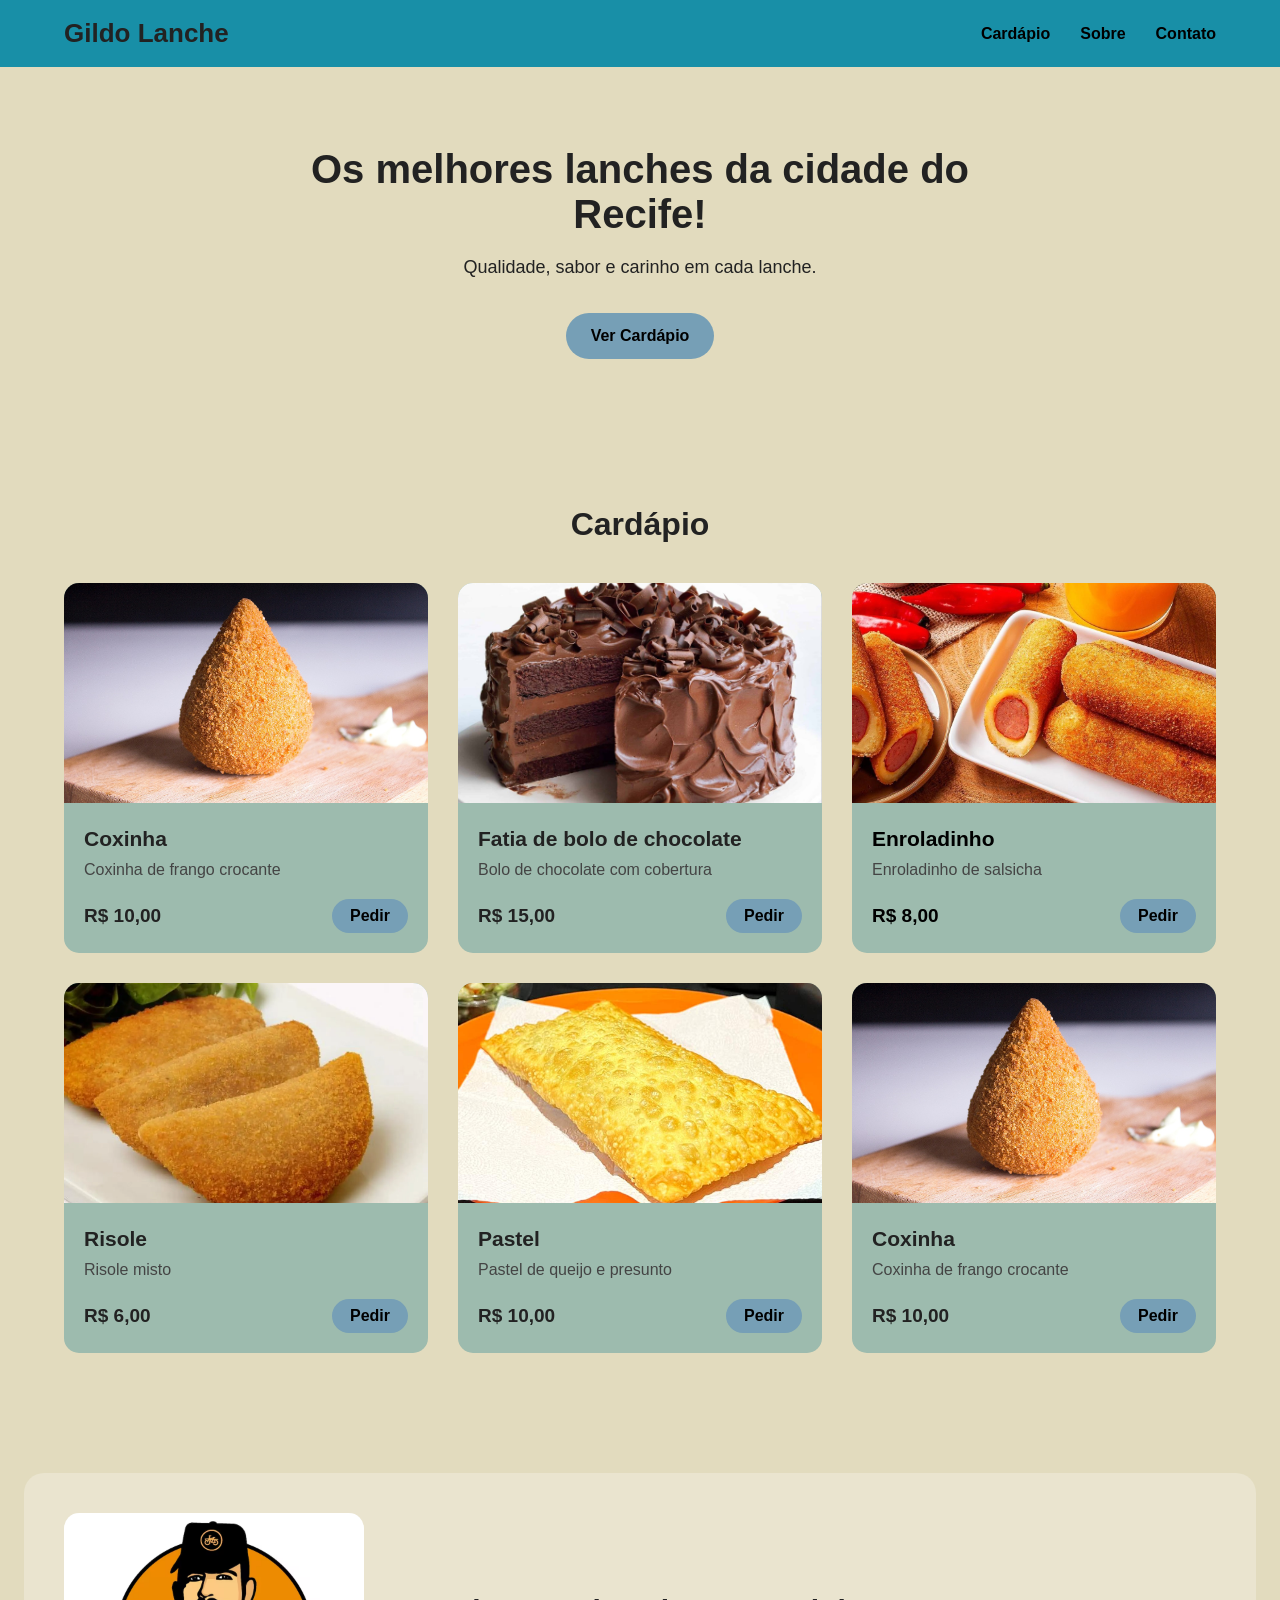
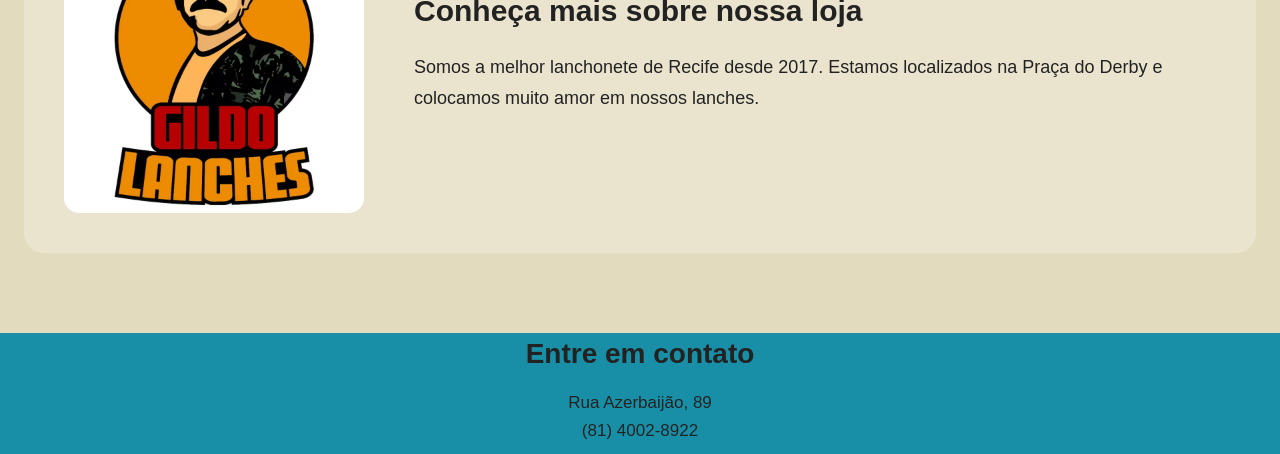
<file: index.html>
<!DOCTYPE html>
<html lang="pt-BR">

<head>
    <meta charset="UTF-8">
    <meta name="viewport" content="width=device-width, initial-scale=1.0">
    <title>Gildo Lanche</title>
    <link rel="stylesheet" href="style.css">
</head>

<body>

    <header class="topo">
        <div class="topo-tudo">
            <h2 class="marca">Gildo Lanche</h2>

            <nav class="menu">
                <a href="#cardapio">Cardápio</a>
                <a href="#sobre">Sobre</a>
                <a href="#contato">Contato</a>
            </nav>
        </div>
    </header>

    <main>

        <section class="apresentacao">
            <div class="caixa">
                <h1>Os melhores lanches da cidade do Recife!</h1>
                <p>Qualidade, sabor e carinho em cada lanche.</p>

                <a href="#cardapio" class="botao">
                    Ver Cardápio
                </a>
            </div>
        </section>


        <section id="cardapio" class="cardapio">

            <div class="caixa">
                <h2 class="titulo-secao">Cardápio</h2>

                <div class="produtos">

                    <!-- PRODUTO 1 -->
                    <div class="produto">
                        <a href="produto.html">
                            <img src="image.png" alt="Coxinha de frango">
                        </a>

                        <div class="produto-conteudo">
                            <h3>Coxinha</h3>
                            <p>Coxinha de frango crocante</p>

                            <div class="produto-rodape">
                                <span class="preco">R$ 10,00</span>
                                <a href="#" class="botaocompra">Pedir</a>
                            </div>
                        </div>
                    </div>


                    <div class="produto">
                        <a href="produto.html">
                            <img src="bolo.png" alt="Fatia de bolo de chocolate">
                        </a>

                        <div class="produto-conteudo">
                            <h3>Fatia de bolo de chocolate</h3>
                            <p>Bolo de chocolate com cobertura</p>

                            <div class="produto-rodape">
                                <span class="preco">R$ 15,00</span>
                                <a href="#" class="botaocompra">Pedir</a>
                            </div>
                        </div>
                    </div>


                    <div class="produto">
                        <a href="produto.html"><img src="enroladinho.png" alt="Enroladinho de salsicha">

                            <div class="produto-conteudo">
                                <h3>Enroladinho</h3>
                                <p>Enroladinho de salsicha</p>

                                <div class="produto-rodape">
                                    <span class="preco">R$ 8,00</span>
                                    <a href="#" class="botaocompra">Pedir</a>
                                </div>
                            </div>
                    </div>


                    <div class="produto">
                        <a href="produto.html">
                            <img src="risole.png" alt="Risole misto">
                        </a>


                        <div class="produto-conteudo">
                            <h3>Risole</h3>
                            <p>Risole misto</p>

                            <div class="produto-rodape">
                                <span class="preco">R$ 6,00</span>
                                <a href="#" class="botaocompra">Pedir</a>
                            </div>
                        </div>
                    </div>


                    <div class="produto">
                        <a href="produto.html">
                            <img src="pastel.png" alt="Pastel">
                        </a>

                        <div class="produto-conteudo">
                            <h3>Pastel</h3>
                            <p>Pastel de queijo e presunto</p>

                            <div class="produto-rodape">
                                <span class="preco">R$ 10,00</span>
                                <a href="#" class="botaocompra">Pedir</a>
                            </div>
                        </div>
                    </div>


                    <div class="produto">
                        <a href="produto.html">
                            <img src="image.png" alt="Coxinha de frango">
                        </a>

                        <div class="produto-conteudo">
                            <h3>Coxinha</h3>
                            <p>Coxinha de frango crocante</p>

                            <div class="produto-rodape">
                                <span class="preco">R$ 10,00</span>
                                <a href="#" class="botaocompra">Pedir</a>
                            </div>
                        </div>
                    </div>

                </div>
            </div>

        </section>


        <section id="sobre" class="sobre">

            <div class="caixa sobre-conteudo">

                <img src="logo.png" alt="Logo Gildo Lanche" class="logoimagem">

                <div>
                    <h2>Conheça mais sobre nossa loja</h2>

                    <p>
                        Somos a melhor lanchonete de Recife desde 2017.
                        Estamos localizados na Praça do Derby e colocamos
                        muito amor em nossos lanches.
                    </p>
                </div>

            </div>

        </section>


            <section id="contato" class="contato">

            <div class="caixa">
                <h2>Entre em contato</h2>

                <p>
                    Rua Azerbaijão, 89
                </p>

                <p>
                    (81) 4002-8922
                </p>
            </div>

        </section>

    </main>

</body>

</html>
</file>
<file: style.css>
body {
    font-family: Arial, Helvetica, sans-serif;
    margin: 0;
    background-color: #E2DBBE;
    color: #222;
}

a {
    color: #000;
    text-decoration: none;
}


.caixa {
    width: 90%;
    max-width: 1200px;
    margin: 0 auto;
}



.topo {
    background-color: rgb(24, 143, 167);
    padding: 18px 0;
}

.topo-tudo {
    width: 90%;
    max-width: 1200px;
    margin: 0 auto;

    display: flex;
    justify-content: space-between;
    align-items: center;
}

.marca {
    margin: 0;
    font-size: 26px;
}

.menu {
    display: flex;
    gap: 30px;
}

.menu a {
    font-weight: bold;
    transition: 0.2s;
}

.menu a:hover {
    color: white;
}



.apresentacao {
    text-align: center;
    padding: 80px 30px;
}

.apresentacao h1 {
    font-size: 40px;
    margin: 0 auto 20px;
    max-width: 800px;
}

.apresentacao p {
    font-size: 18px;
    margin-bottom: 35px;
}

.botao {
    display: inline-block;

    background-color: rgb(118, 159, 182);
    padding: 14px 25px;

    border-radius: 30px;
    font-weight: bold;

    transition: 0.2s;
}

.botao:hover {
    background-color: rgb(90, 135, 160);
    color: white;
    transform: translateY(-2px);
}




.cardapio {
    padding: 40px 0;
}

.titulo-secao {
    text-align: center;
    font-size: 32px;
    margin-bottom: 40px;
}


.produtos {
    display: grid;

    grid-template-columns: repeat(3, 1fr);

    gap: 30px;
}



.produto {
    background-color: rgb(157, 187, 174);

    border-radius: 15px;
    overflow: hidden;
}

.produto:hover {
    transform: translateY(-5px);
    box-shadow: 0 8px 18px rgba(0, 0, 0, 0.18);
}

.produto img {
    width: 100%;
    height: 220px;

    object-fit: cover;

    border-radius: 0;
}

.produto-conteudo {
    padding: 20px;
}

.produto h3 {
    margin: 0 0 10px;
    font-size: 21px;
}

.produto p {
    margin: 0 0 20px;
    color: #444;
}


.produto-rodape {
    display: flex;
    justify-content: space-between;
    align-items: center;
}

.preco {
    font-size: 19px;
    font-weight: bold;
}


.botaocompra {
    background-color: rgb(118, 159, 182);

    padding: 8px 18px;

    border-radius: 30px;

    font-weight: bold;

    transition: 0.2s;
}

.botaocompra:hover {
    background-color: rgb(90, 135, 160);
    color: white;
}


.sobre {
    padding: 80px 0;
}

.sobre-conteudo {
    display: flex;
    align-items: center;
    gap: 50px;

    background-color: rgba(255, 255, 255, 0.25);

    padding: 40px;

    border-radius: 20px;
}

.logoimagem {
    width: 300px;
    height: auto;

    border-radius: 15px;
}

.sobre h2 {
    font-size: 30px;
    margin-top: 0;
}

.sobre p {
    font-size: 18px;
    line-height: 1.7;
}

.contato {
    background-color: #188fa7;

    padding: 5px 0;

    text-align: center;
}

.contato h2 {
    margin-top: 0;
    font-size: 28px;
}

.contato p {
    margin: 8px 0;
    font-size: 17px;
}


@media (max-width: 800px) {

    .produtos {
        grid-template-columns: repeat(2, 1fr);
    }

    .sobre-conteudo {
        flex-direction: column;
        text-align: center;
    }

    .apresentacao h1 {
        font-size: 32px;
    }
}


@media (max-width: 550px) {

    .topo-tudo {
        flex-direction: column;
        gap: 15px;
    }

    .menu {
        gap: 15px;
    }

    .produtos {
        grid-template-columns: 1fr;
    }

    .apresentacao {
        padding: 60px 15px;
    }

    .apresentacao h1 {
        font-size: 28px;
    }

    .sobre-conteudo {
        padding: 25px;
    }

    .logoimagem {
        width: 100%;
        max-width: 300px;
    }
}

:root {
    --fundo-produto: #188fa7;
}

.detalhe {
    padding: 40px 0 20px;
}

.voltar {
    display: inline-block;
    margin-bottom: 24px;
    padding: 10px 20px;
    background: #97473e;
    color: #fff;
    border-radius: 8px;
    text-decoration: none;
    font-weight: 600;
    transition: background 0.2s;
}

.voltar::before {
    content: "\2190  ";
}

.voltar:hover {
    background: #a53125;
}

.voltar:focus-visible {
    outline: 3px solid #333;
    outline-offset: 2px;
}

.detalhe-grade {
    display: grid;
    grid-template-columns: 1fr 1fr;
    gap: 40px;
    align-items: center;
    background: var(--fundo-produto);
    padding: 24px;
    border-radius: 12px;
}

.detalhe-foto img {
    width: 100%;
    max-height: 480px;
    object-fit: cover;
    border-radius: 12px;
    display: block;
}

.detalhe-info h1 {
    margin: 0 0 16px;
}

.detalhe-descricao {
    line-height: 1.6;
    margin: 0 0 24px;
    max-width: 55ch;
}

.detalhe-preco {
    display: block;
    font-size: 1.8rem;
    font-weight: 700;
    margin-bottom: 24px;
}

.botao-comprar {
    display: inline-block;
}

.ingredientes {
    padding: 20px 0 60px;
}

.lista-ingredientes {
    list-style: disc;
    margin: 0;
    padding: 20px 24px 20px 44px;
    line-height: 1.8;
    background: var(--fundo-produto);
    border-radius: 12px;
}

.lista-ingredientes li {
    padding: 4px 0;
}

@media (max-width: 700px) {
    .detalhe-grade {
        grid-template-columns: 1fr;
        gap: 24px;
    }
}
</file>
